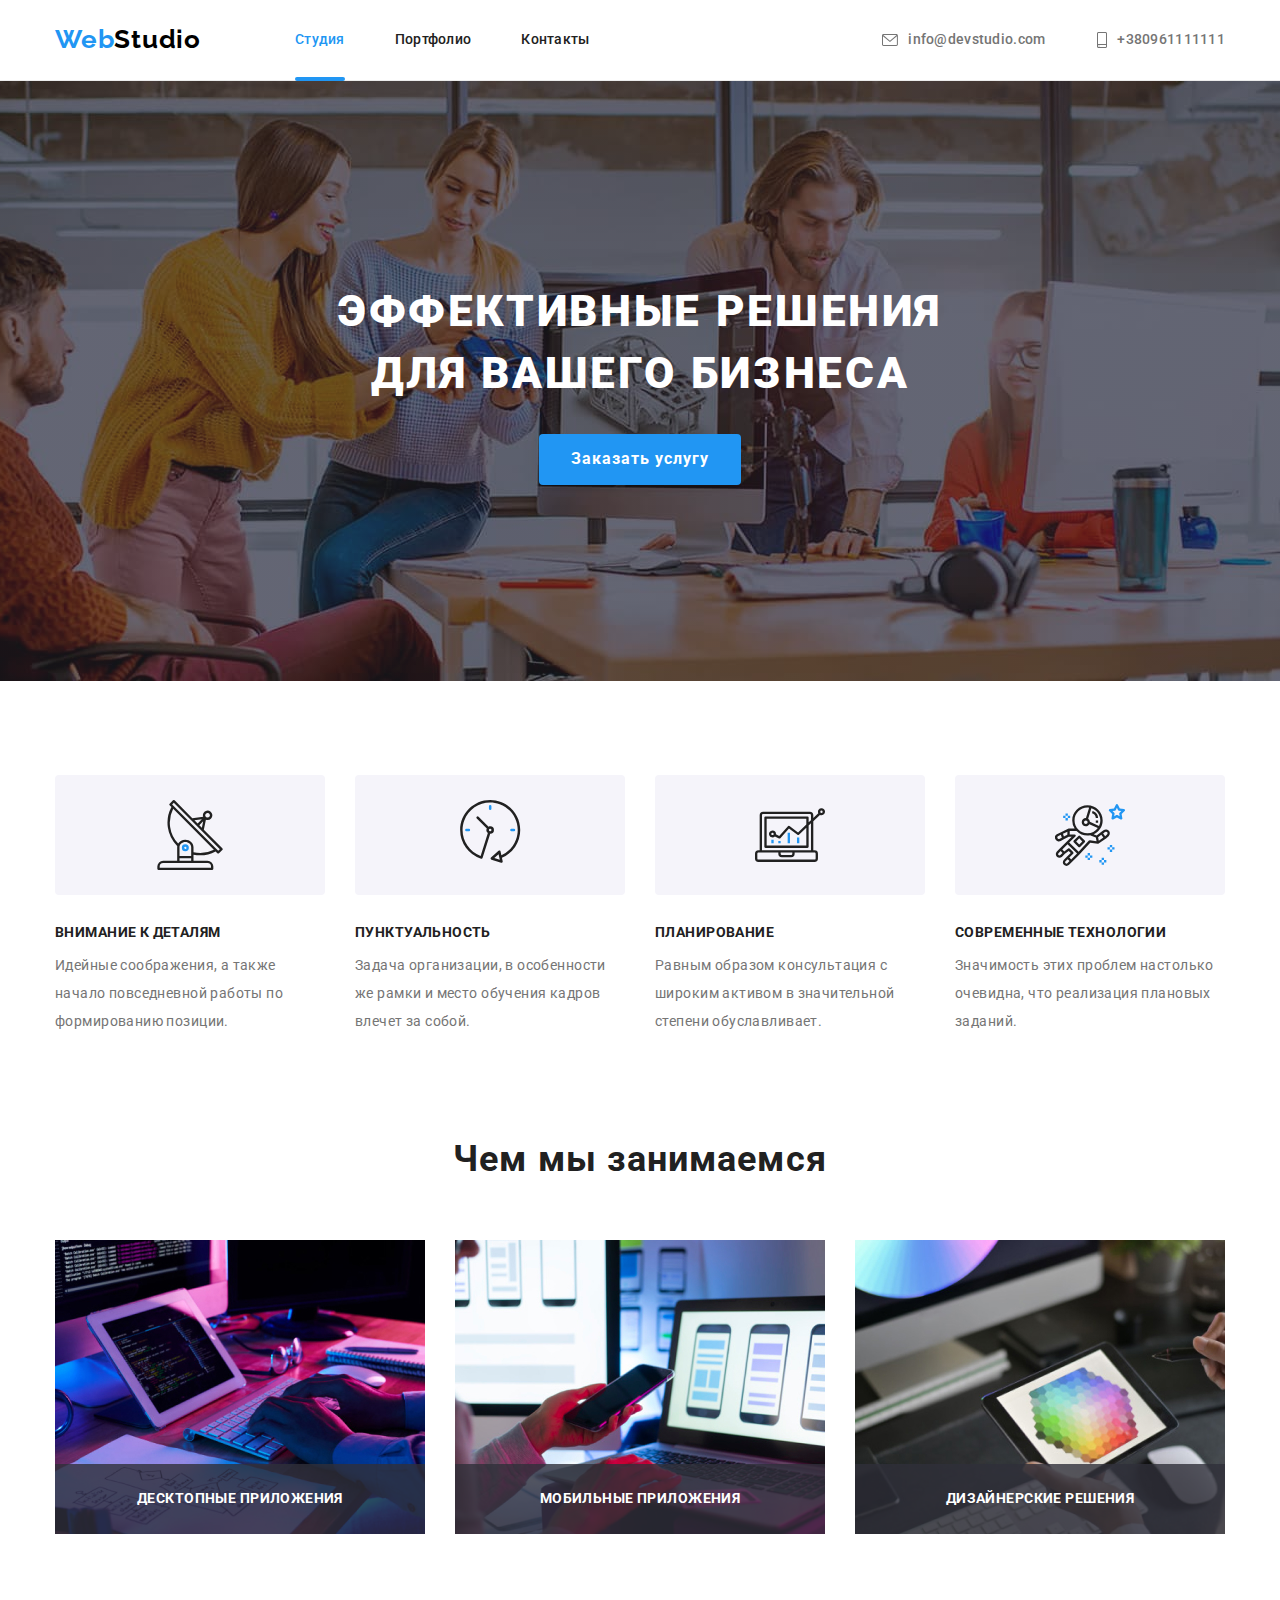
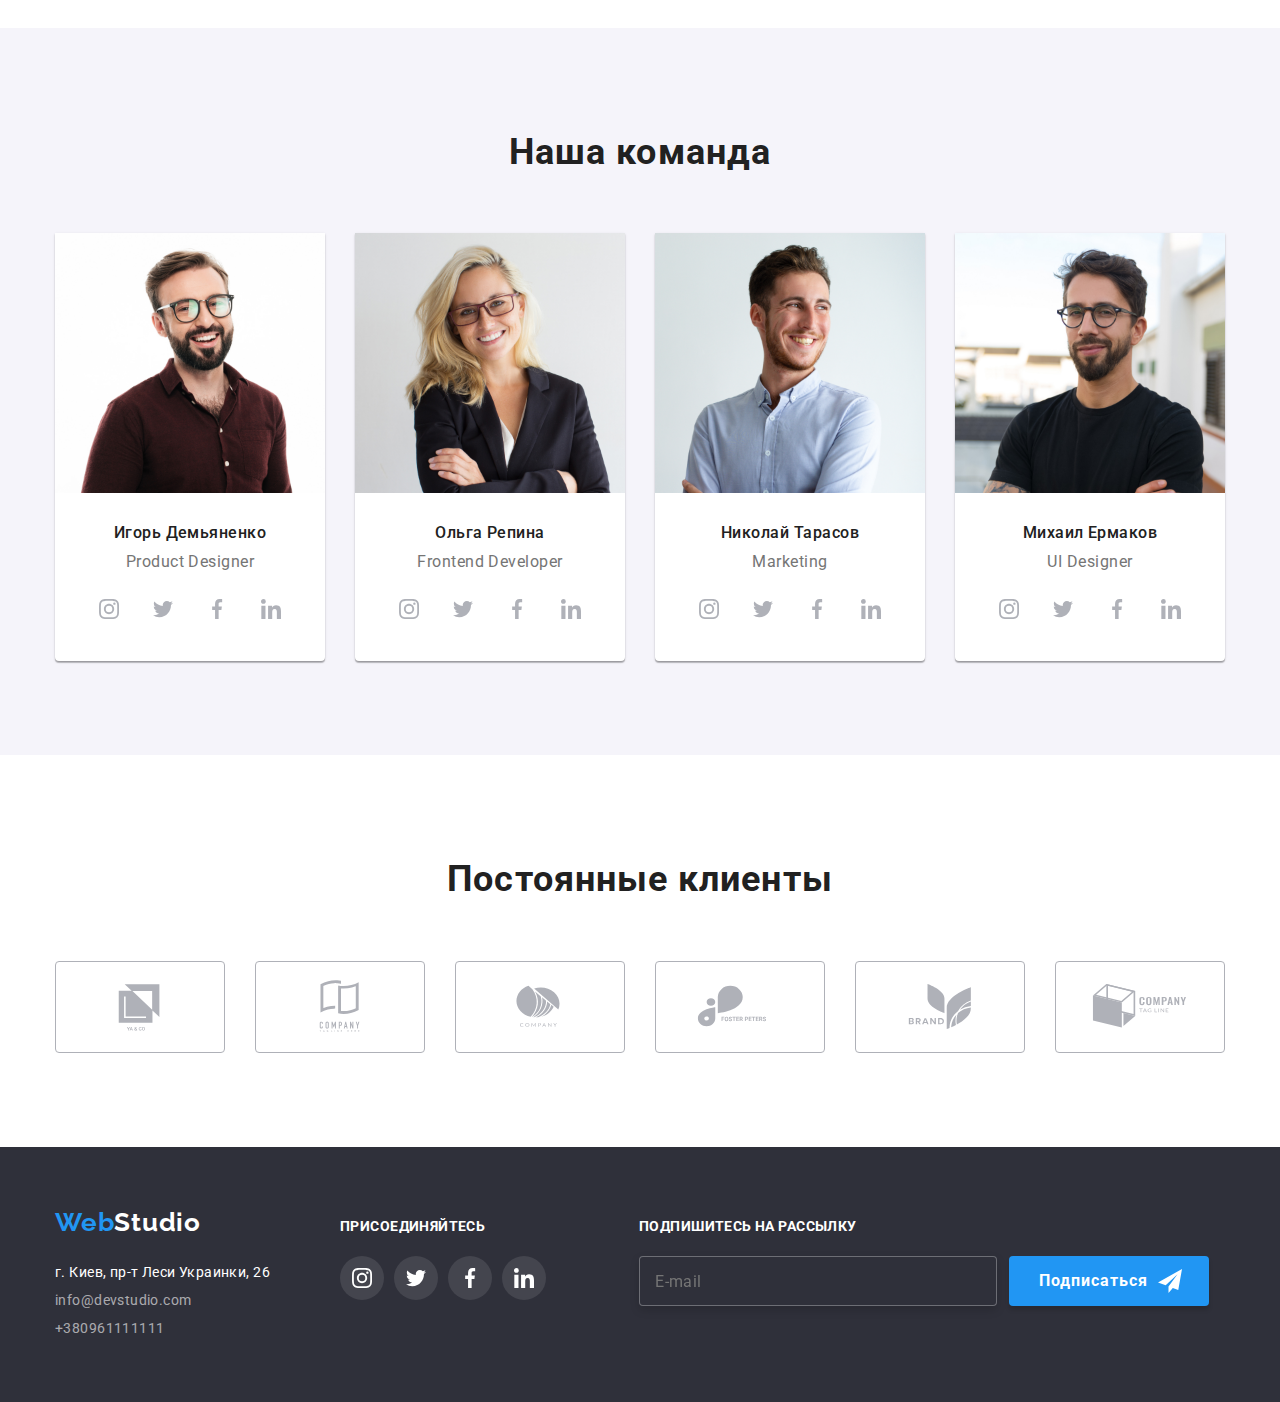
<file: index.html>
<!DOCTYPE html>
<html lang="ru">
  <head>
    <meta charset="UTF-8" />
    <meta http-equiv="X-UA-Compatible" content="IE=edge" />
    <meta name="viewport" content="width=device-width, initial-scale=1.0" />
    <title>Document</title>
    <link rel="preconnect" href="https://fonts.googleapis.com" />
    <link rel="preconnect" href="https://fonts.gstatic.com" crossorigin />
    <link
      href="https://fonts.googleapis.com/css2?family=Raleway:wght@700&family=Roboto:wght@400;500;700;900&display=swap"
      rel="stylesheet"
    />
    
    <link rel="stylesheet" href="./css/main.min.css" />
  </head>

  <body class="body">
    <!-- Header -->
    <header class="header">
      <div class="conteiner header__conteiner">

       <a href="" class="logo header__logo">
         <span class="logo logo--anim-ls">Web<span class="logo logo--accent-black">Studio</span></span>
        </a>

        <nav class="nav">
          <ul class="nav__list list">

            <li class="nav__item">
              <a class="nav__link nav__link--current" href="./index.html">Студия</a>
            </li>
            <li class="nav__item">
              <a class="nav__link" href="./portfolio.html">Портфолио</a>
            </li>
            <li class="nav__item">
              <a class="nav__link" href="">Контакты</a></li>
          </ul>
        </nav>

        <ul class="contacts list">
          <li class="contacts__item">
            <a class="contacts__link" href="mailto:info@devstudio.com">
              <svg class="contacts_icon" width="16" height="12">
                <use href="./images/icons.svg#icon-mail"></use>
              </svg>
              info@devstudio.com</a>
          </li>

          <li class="contacts__item">
            <a class="contacts__link" href="tel:+380961111111">
              <svg class="contacts_icon" width="10" height="16">
                <use href="./images/icons.svg#icon-phone"></use></svg >+380961111111</a>
          </li>
        </ul>
      </div>
    </header>

    <!-- Секция с кнопкой  /////////////////////////////////////////////////////////////////////////////////////////////////////-->
    <main>
      <section class="caption">
        <div class="conteiner">
          <h1 class="caption__title">Эффективные решения для вашего бизнеса</h1>
          <button class="caption__button" type="button" data-modal-open>
            Заказать услугу
          </button>

          <!-- Модальное окно -->

          <div class="backdrop" data-modal>
            <form class="modal">
              <b class="modal-title">Оставьте свои данные, мы вам перезвоним</b>

              <div class="form">
                <label class="form-field">
                  <span class="form-name">Имя</span>
                  <input
                    class="form-input"
                    type="text"
                    placeholder=" "
                    name="name"
                    required
                  />
                  <svg class="form-icon" width="18" height="18">
                    <use href="./images/icons.svg#icon-person-modal1"></use>
                  </svg>
                </label>

                <label class="form-field">
                  <span class="form-name">Телефон</span>
                  <input
                    class="form-input"
                    type="tel"
                    placeholder=" "
                    name="tel"
                    required
                  />
                  <svg class="form-icon" width="18" height="18">
                    <use href="./images/icons.svg#icon-phone-modal2"></use>
                  </svg>
                </label>

                <label class="form-field">
                  <span class="form-name">Почта</span>
                  <input
                    class="form-input"
                    type="email"
                    placeholder=" "
                    name="mail"
                    required
                  />
                  <svg class="form-icon" width="18" height="18">
                    <use href="./images/icons.svg#icon-email-modal3"></use>
                  </svg>
                </label>

                <label class="form-field">
                  <span class="form-name">Комментарий</span>
                  <textarea
                    class="comment"
                    name="comment"
                    placeholder="Введите текст"
                    rows="5"
                  ></textarea>
                </label>

                <label class="agreement">
                  <input
                    class="agreement-checkbox visually-hidden"
                    type="checkbox"
                    name="checkbox"
                  />

              <span class="custom-checkbox">
                  <svg class="form-icon-checkbox" width="16" height="15">
                    <use href="./images/icons.svg#icon-iconcheckmodal"></use>
                  </svg>
                </span>
                  <span class="agreement-text"
                    >Соглашаюсь с рассылкой и принимаю
                    <a class="agreement-link" href="">Условия договора</a></span
                  >
                </label>

                <button class="form-button" type="submit">Отправить</button>

                <button class="modal-close-button" data-modal-close>
                  <svg class="modal-close-button-icon" width="18" height="18">
                    <use
                      href="./images/icons.svg#icon-close-black-18dp-2-1"
                    ></use>
                  </svg>
                </button>
              </div>
            </form>
          </div>
        </div>
      </section>

       <!-- Секция с текстом ////////////////////////////////////////////////////////////////////////////////// -->

      <section class="section-benefits">
        <div class="conteiner">
          <h2 class="visually-hidden">Наши преимущества</h2>

          <ul class="list page-benefits">
            <li class="benefits">
              <h3 class="title-text">
                  <svg class="title-text__icon" width="70" height="70">
                    <use href="./images/icons.svg#icon-antenna-1"></use>
                  </svg>
               

                Внимание к деталям
              </h3>
              <p class="benefits-text">
                Идейные соображения, а также начало повседневной работы по
                формированию позиции.
              </p>
            </li>

            <li class="benefits">
              <h3 class="title-text">
                  <svg class="title-text__icon" width="70" height="70">
                    <use href="./images/icons.svg#icon-clock-1"></use>
                  </svg>
              

                Пунктуальность
              </h3>
              <p class="benefits-text">
                Задача организации, в особенности же рамки и место обучения
                кадров влечет за собой.
              </p>
            </li>

            <li class="benefits">
              <h3 class="title-text">
                  <svg class="title-text__icon" width="70" height="70">
                    <use href="./images/icons.svg#icon-diagram-1"></use>
                  </svg>
               

                Планирование
              </h3>
              <p class="benefits-text">
                Равным образом консультация с широким активом в значительной
                степени обуславливает.
              </p>
            </li>

            <li class="benefits">
              <h3 class="title-text">
                  <svg  class="title-text__icon" width="70" height="70">
                    <use href="./images/icons.svg#icon-astronaut-1"></use>
                  </svg>
              

                Современные технологии
              </h3>
              <p class="benefits-text">
                Значимость этих проблем настолько очевидна, что реализация
                плановых заданий.
              </p>
            </li>
          </ul>
        </div>
      </section>

      <!--  Секция с фото /////////////////////////////////////// -->
      <section class="list section-foto">
        <div class="conteiner">
          <h2 class="clients__title">Чем мы занимаемся</h2>

          <ul class="list site-foto">
            <li class="item-foto">
              <img
                src="./images/box/box1.jpg"
                alt="клавиатура"
                width="370"
                height="294"
              />
              <p class="text-foto">Десктопные приложения</p>
            </li>

            <li class="item-foto">
              <img
                src="./images/box/box2.jpg"
                alt="телефон"
                width="370"
                height="294"
              />
              <p class="text-foto">Мобильные приложения</p>
            </li>

            <li class="item-foto">
              <img
                src="./images/box/box3.jpg"
                alt="планшет"
                width="370"
                height="294"
              />
              <p class="text-foto">Дизайнерские решения</p>
            </li>
          </ul>
        </div>
      </section>

      <!-- Команда -->

      <section class="section-team">
        <div class="conteiner">
          <h2 class="clients__title list">Наша команда</h2>

          <ul class="list group">
            <li class="card">
              <img
                class="card-mine"
                src="./images/team/productdesigner.jpg"
                alt="продакт"
                width="270"
                height="260"
              />

              <div class="team">
                <h3 class="team-worker">Игорь Демьяненко</h3>
                <p class="team-text">Product Designer</p>

                <ul class="socials-list">
                  <li class="socials-item">
                    <a
                      class="socials-link"
                      href="https://www.instagram.com/"
                      target="_blank"
                      rel="noopener noreferrer"
                      aria-label="instagram"
                    >
                      <svg width="20" height="20">
                        <use href="./images/icons.svg#icon-instagram"></use>
                      </svg>
                    </a>
                  </li>

                  <li class="socials-item">
                    <a
                      class="socials-link"
                      href="https://twitter.com/"
                      target="_blank"
                      rel="noopener noreferrer"
                      aria-label="twitter"
                    >
                      <svg width="20" height="20">
                        <use href="./images/icons.svg#icon-twitter"></use>
                      </svg>
                    </a>
                  </li>

                  <li class="socials-item">
                    <a
                      class="socials-link"
                      href="https://www.facebook.com/"
                      target="_blank"
                      rel="noopener noreferrer"
                      aria-label="facebook"
                    >
                      <svg width="20" height="20">
                        <use href="./images/icons.svg#icon-facebook"></use>
                      </svg>
                    </a>
                  </li>

                  <li class="socials-item">
                    <a
                      class="socials-link"
                      href="https://ru.linkedin.com/"
                      target="_blank"
                      rel="noopener noreferrer"
                      aria-label="linkedin"
                    >
                      <svg width="20" height="20">
                        <use href="./images/icons.svg#icon-linkedin"></use>
                      </svg>
                    </a>
                  </li>
                </ul>
              </div>
            </li>

            <li class="card">
              <img
                class="card-mine"
                src="./images/team/frontenddeveloper.jpg"
                alt="фронтенд"
                width="270"
                height="260"
              />

              <div class="team">
                <h3 class="team-worker">Ольга Репина</h3>
                <p class="team-text">Frontend Developer</p>

                <ul class="socials-list">
                  <li class="socials-item">
                    <a
                      class="socials-link"
                      href="https://www.instagram.com/"
                      target="_blank"
                      rel="noopener noreferrer"
                      aria-label="instagram"
                    >
                      <svg width="20" height="20">
                        <use href="./images/icons.svg#icon-instagram"></use>
                      </svg>
                    </a>
                  </li>

                  <li class="socials-item">
                    <a
                      class="socials-link"
                      href="https://twitter.com/"
                      target="_blank"
                      rel="noopener noreferrer"
                      aria-label="twitter"
                    >
                      <svg width="20" height="20">
                        <use href="./images/icons.svg#icon-twitter"></use>
                      </svg>
                    </a>
                  </li>

                  <li class="socials-item">
                    <a
                      class="socials-link"
                      href="https://www.facebook.com/"
                      target="_blank"
                      rel="noopener noreferrer"
                      aria-label="facebook"
                    >
                      <svg width="20" height="20">
                        <use href="./images/icons.svg#icon-facebook"></use>
                      </svg>
                    </a>
                  </li>

                  <li class="socials-item">
                    <a
                      class="socials-link"
                      href="https://ru.linkedin.com/"
                      target="_blank"
                      rel="noopener noreferrer"
                      aria-label="linkedin"
                    >
                      <svg width="20" height="20">
                        <use href="./images/icons.svg#icon-linkedin"></use>
                      </svg>
                    </a>
                  </li>
                </ul>
              </div>
            </li>

            <li class="card">
              <img
                class="card-mine"
                src="./images/team/marketing.jpg"
                alt="маркетинг"
                width="270"
                height="260"
              />

              <div class="team">
                <h3 class="team-worker">Николай Тарасов</h3>
                <p class="team-text">Marketing</p>

                <ul class="socials-list">
                  <li class="socials-item">
                    <a
                      class="socials-link"
                      href="https://www.instagram.com/"
                      target="_blank"
                      rel="noopener noreferrer"
                      aria-label="instagram"
                    >
                      <svg width="20" height="20">
                        <use href="./images/icons.svg#icon-instagram"></use>
                      </svg>
                    </a>
                  </li>

                  <li class="socials-item">
                    <a
                      class="socials-link"
                      href="https://twitter.com/"
                      target="_blank"
                      rel="noopener noreferrer"
                      aria-label="twitter"
                    >
                      <svg width="20" height="20">
                        <use href="./images/icons.svg#icon-twitter"></use>
                      </svg>
                    </a>
                  </li>

                  <li class="socials-item">
                    <a
                      class="socials-link"
                      href="https://www.facebook.com/"
                      target="_blank"
                      rel="noopener noreferrer"
                      aria-label="facebook"
                    >
                      <svg width="20" height="20">
                        <use href="./images/icons.svg#icon-facebook"></use>
                      </svg>
                    </a>
                  </li>

                  <li class="socials-item">
                    <a
                      class="socials-link"
                      href="https://ru.linkedin.com/"
                      target="_blank"
                      rel="noopener noreferrer"
                      aria-label="linkedin"
                    >
                      <svg width="20" height="20">
                        <use href="./images/icons.svg#icon-linkedin"></use>
                      </svg>
                    </a>
                  </li>
                </ul>
              </div>
            </li>

            <li class="card">
              <img
                class="card-mine"
                src="./images/team/designer.jpg"
                alt="дизайнер"
                width="270"
                height="260"
              />

              <div class="team">
                <h3 class="team-worker">Михаил Ермаков</h3>
                <p class="team-text">UI Designer</p>

                <ul class="socials-list">
                  <li class="socials-item">
                    <a
                      class="socials-link"
                      href="https://www.instagram.com/"
                      target="_blank"
                      rel="noopener noreferrer"
                      aria-label="instagram"
                    >
                      <svg width="20" height="20">
                        <use href="./images/icons.svg#icon-instagram"></use>
                      </svg>
                    </a>
                  </li>

                  <li class="socials-item">
                    <a
                      class="socials-link"
                      href="https://twitter.com/"
                      target="_blank"
                      rel="noopener noreferrer"
                      aria-label="twitter"
                    >
                      <svg width="20" height="20">
                        <use href="./images/icons.svg#icon-twitter"></use>
                      </svg>
                    </a>
                  </li>

                  <li class="socials-item">
                    <a
                      class="socials-link"
                      href="https://www.facebook.com/"
                      target="_blank"
                      rel="noopener noreferrer"
                      aria-label="facebook"
                    >
                      <svg width="20" height="20">
                        <use href="./images/icons.svg#icon-facebook"></use>
                      </svg>
                    </a>
                  </li>

                  <li class="socials-item">
                    <a
                      class="socials-link"
                      href="https://ru.linkedin.com/"
                      target="_blank"
                      rel="noopener noreferrer"
                      aria-label="linkedin"
                    >
                      <svg width="20" height="20">
                        <use href="./images/icons.svg#icon-linkedin"></use>
                      </svg>
                    </a>
                  </li>
                </ul>
              </div>
            </li>
          </ul>
        </div>
      </section>

       <!-- Секция клиенты /////////////////////////////////////////////////////////////////////////////////////////// -->
      <section class="clients">
        <div class="conteiner">
          <h2 class="clients__title list">Постоянные клиенты</h2>

          <ul class="clients__list">

            <li class="clients__item">
              <a class="clients__icon" href="/">
                <svg width="106" height="60">
                  <use href="./images/icons.svg#icon-Logo"></use></svg
              ></a>
            </li>

            <li class="clients__item">
              <a class="clients__icon" href="/">
                <svg width="106" height="60">
                  <use href="./images/icons.svg#icon-Logo-1"></use></svg
              ></a>
            </li>

            <li class="clients__item">
              <a class="clients__icon" href="/">
                <svg width="106" height="60">
                  <use href="./images/icons.svg#icon-Logo-2"></use></svg
              ></a>
            </li>

            <li class="clients__item">
              <a class="clients__icon" href="/">
                <svg width="106" height="60">
                  <use href="./images/icons.svg#icon-Logo-3"></use></svg
              ></a>
            </li>

            <li class="clients__item">
              <a class="clients__icon" href="/">
                <svg width="106" height="60">
                  <use href="./images/icons.svg#icon-Logo-4"></use></svg
              ></a>
            </li>

            <li class="clients__item">
              <a class="clients__icon" href="/">
                <svg width="106" height="60">
                  <use href="./images/icons.svg#icon-Logo-5"></use></svg
              ></a>
            </li>
          </ul>
        </div>
      </section>
    </main>

 <!-- Футер///////////////////////////////////////////////// Футер ////////////////////////////////////////////////////////////////// -->

    <footer class="footer">
      <div class="conteiner footer__conteiner">

        <div class="footer__group">
          <a href="" class="logo footer-logo">
            Web<span class="logo--accent-white">Studio</span>
          </a>

          <address>
            <ul class="address">
              <li class="ad">
                <a
                  class="page-address"
                  href="https://www.google.com.ua/maps/"
                  >г. Киев, пр-т Леси Украинки, 26</a
                >
              </li>

              <li class="ad">
                <a class="page-address-link" href="mailto:info@devstudio.com"
                  >info@devstudio.com</a
                >
              </li>

              <li class="ad">
                <a class="page-address-link" href="tel:+380961111111"
                  >+380961111111</a
                >
              </li>

            </ul>
          </address>
        </div>

        <div class="footer-next">
          <h2 class="footer-next-title">Присоединяйтесь</h2>

          <ul class="socials-list-footer">
            <li class="socials-item-footer">
              <a
                class="socials-link-footer"
                href="https://www.instagram.com/"
                target="_blank"
                rel="noopener noreferrer"
                aria-label="instagram"
              >
                <svg width="20" height="20">
                  <use href="./images/icons.svg#icon-instagram"></use>
                </svg>
              </a>
            </li>

            <li class="socials-item-footer">
              <a
                class="socials-link-footer"
                href="https://twitter.com/"
                target="_blank"
                rel="noopener noreferrer"
                aria-label="twitter"
              >
                <svg width="20" height="20">
                  <use href="./images/icons.svg#icon-twitter"></use>
                </svg>
              </a>
            </li>

            <li class="socials-item-footer">
              <a
                class="socials-link-footer"
                href="https://www.facebook.com/"
                target="_blank"
                rel="noopener noreferrer"
                aria-label="facebook"
              >
                <svg width="20" height="20">
                  <use href="./images/icons.svg#icon-facebook"></use>
                </svg>
              </a>
            </li>

            <li class="socials-item-footer">
              <a
                class="socials-link-footer"
                href="https://ru.linkedin.com/"
                target="_blank"
                rel="noopener noreferrer"
                aria-label="linkedin"
              >
                <svg width="20" height="20">
                  <use href="./images/icons.svg#icon-linkedin"></use>
                </svg>
              </a>
            </li>
          </ul>
        </div>
        <!-- Форма футер -->

        <form class="footer-form">
          <h4 class="footer-next-title">Подпишитесь на рассылку</h4>

          <div class="footer-modal-section">
    
              <input
                class="footer-form-input"
                type="email"
                placeholder="E-mail"
                name="mail"
                required
              />
          

            <button class="footer-form-button" type="submit">
              Подписаться
              <svg class="footer-modal-icon" width="24" height="24">
                <use href="./images/icons.svg#icon-icon-footer-modal"></use>
              </svg>
            </button>
          </div>
        </form>
      </div>
    </footer>

    <!-- Скрипт -->
    <script src="./js/modal.js"></script>
  </body>
</html>
</file>
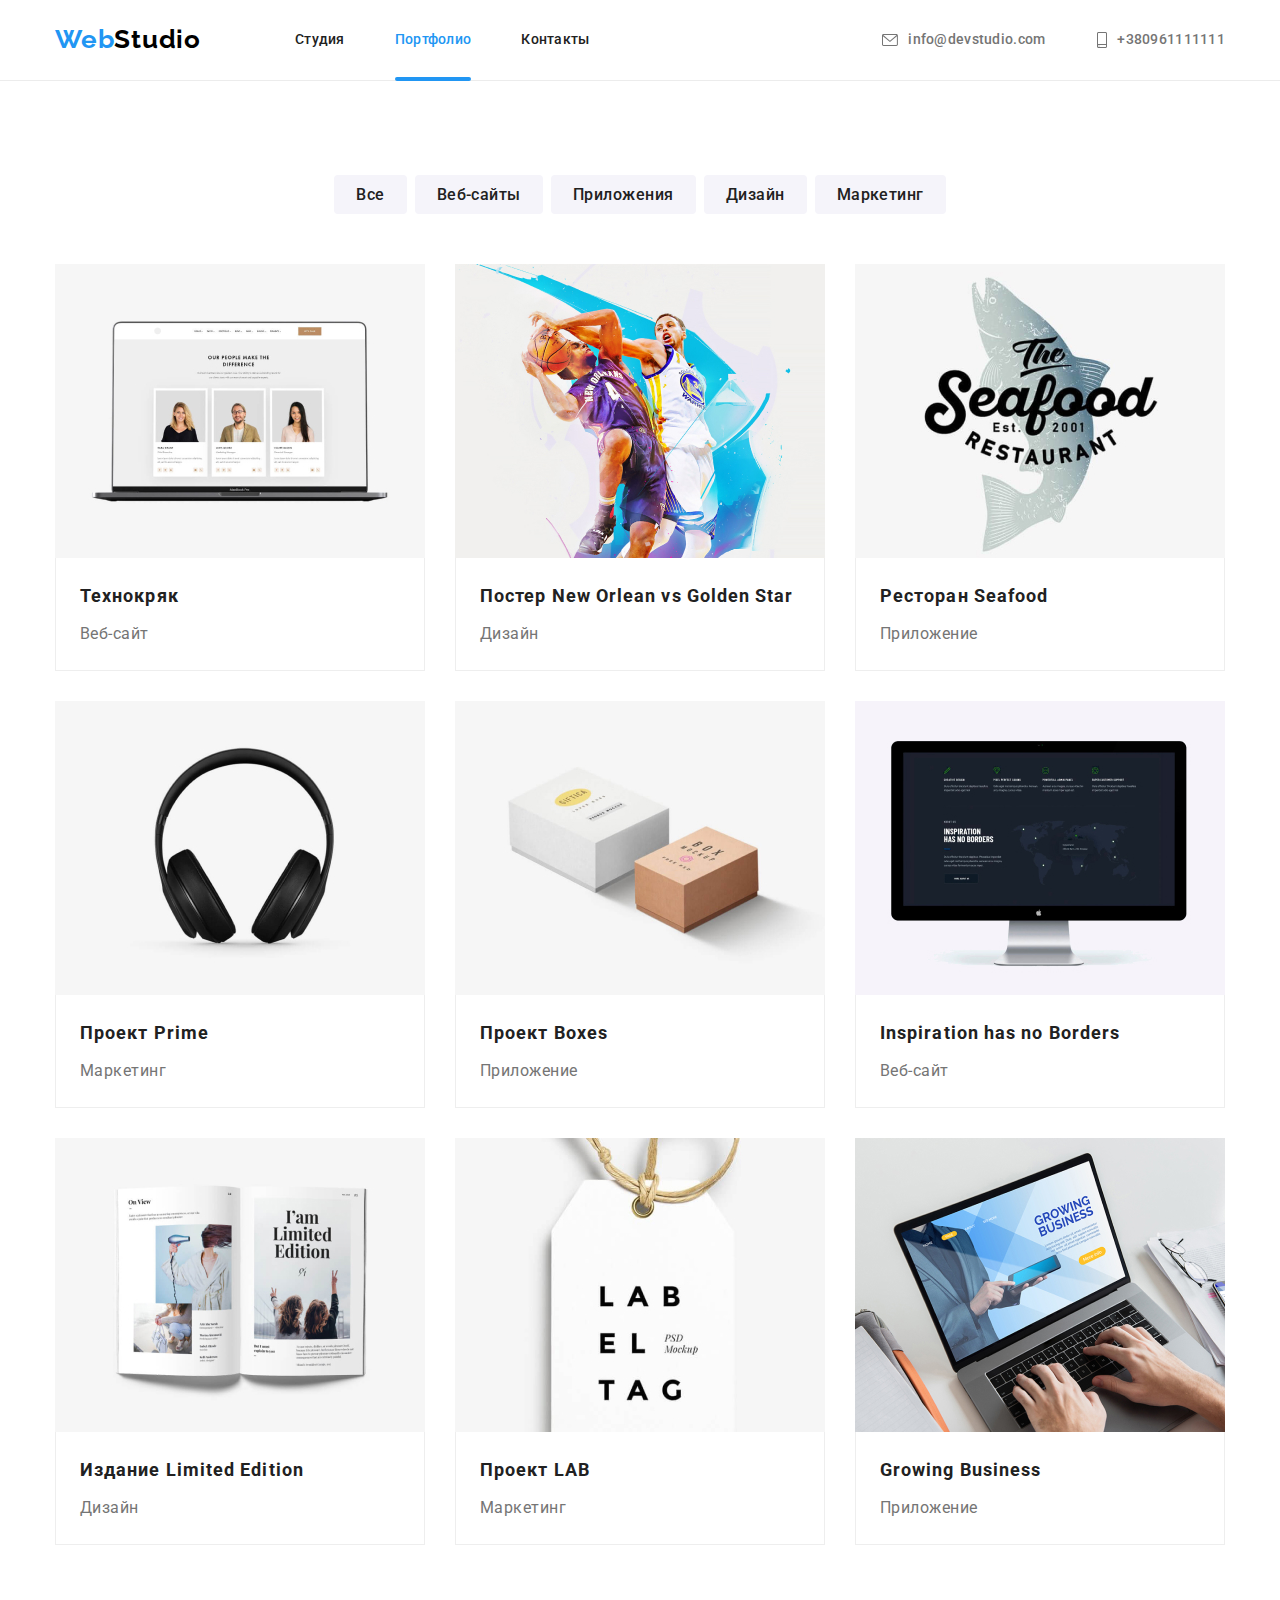
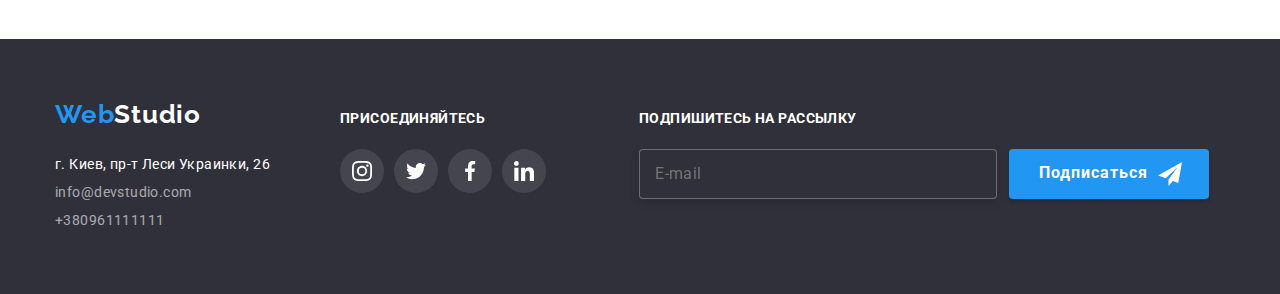
<file: portfolio.html>
<!DOCTYPE html>
<html lang="ru">
<head>
    <meta charset="UTF-8">
    <meta http-equiv="X-UA-Compatible" content="IE=edge">
    <meta name="viewport" content="width=device-width, initial-scale=1.0">
    <title>Document</title>
    <link rel="preconnect" href="https://fonts.googleapis.com">
    <link rel="preconnect" href="https://fonts.gstatic.com" crossorigin> 
    <link href="https://fonts.googleapis.com/css2?family=Raleway:wght@700&family=Roboto:wght@400;500;700;900&display=swap" rel="stylesheet">
   
    <link rel="stylesheet" href="./css/main.min.css" />
</head>


<body class="body">
    <!-- Шапка -->
    <header class="header">
      <div class="conteiner header__conteiner">

       <a href="" class="logo header__logo">
         <span class="logo logo--anim-ls">Web<span class="logo logo--accent-black">Studio</span></span></a>

        <nav class="nav">
          <ul class="nav__list list">

            <li class="nav__item">
              <a class="nav__link" href="./index.html">Студия</a>
            </li>
            <li class="nav__item">
              <a class="nav__link nav__link--current" href="./portfolio.html">Портфолио</a>
            </li>
            <li class="nav__item">
              <a class="nav__link" href="">Контакты</a></li>
          </ul>
        </nav>

        <ul class="contacts list">
          <li class="contacts__item">
            <a class="contacts__link" href="mailto:info@devstudio.com">
              <svg class="contacts_icon" width="16" height="12">
                <use href="./images/icons.svg#icon-mail"></use>
              </svg>
              info@devstudio.com</a>
          </li>

          <li class="contacts__item">
            <a class="contacts__link" href="tel:+380961111111">
              <svg class="contacts_icon" width="10" height="16">
                <use href="./images/icons.svg#icon-phone"></use></svg >+380961111111</a>
          </li>
        </ul>
      </div>
    </header>
 <!-- Секция с кнопками -->
  <main>
      <section class="portfolio">
        
    <div class="conteiner">

  <h1 class="visually-hidden">Портфолио</h1>

  <ul class="list list-button">  
   <li class="item-btn"><button type="button" class="btn btn-link">Все</button></li>
   <li class="item-btn"><button type="button" class="btn btn-link">Веб-сайты</button></li>
   <li class="item-btn"><button type="button" class="btn btn-link">Приложения</button></li>
   <li class="item-btn"><button type="button" class="btn btn-link">Дизайн</button></li>
   <li class="item-btn"><button type="button" class="btn btn-link">Маркетинг</button></li>
   </ul>

 
  <ul class="page-element"> 
    <li class="list element">
        <a class="list element-link"
        href="">
    <img src="./images/portfolio/web1.jpg" alt="технокряк" width="370" height="294">
    <p class="element-text">Ресурс предлагает комплексные предложения с разным уровнем функционала и сервисов. Все это позволит посетителю получить исчерпывающие сведения о компании или частном лице.
    </p>

    <div class="size">
   
    <h2 class="subject list">Технокряк</h2>
    <p class="subtitle list body">Веб-сайт</p>
    </div>
   </a>
   </li>

   <li class="list element">
       <a class="list element-link"
       href="">
    <img src="./images/portfolio/design2.jpg" alt="постер" width="370" height="294">
    <p class="element-text">Ресурс предлагает комплексные предложения с разным уровнем функционала и сервисов. Все это позволит посетителю получить исчерпывающие сведения о компании или частном лице.
    </p>
    
    <div class="size">
    <h2 class="subject list">Постер New Orlean vs Golden Star</h2>
    <p class="subtitle list body">Дизайн</p>
  </div>
   </a>
   </li>

   <li class="list element">
       <a class="list element-link"
        href="">
    <img src="./images/portfolio/prilozheniye3.jpg" alt="ресторан" width="370" height="294">
    <p class="element-text">Ресурс предлагает комплексные предложения с разным уровнем функционала и сервисов. Все это позволит посетителю получить исчерпывающие сведения о компании или частном лице.
    </p>
    
    <div class="size">
    <h2 class="subject list">Ресторан Seafood</h2>
    <p class="subtitle list body">Приложение</p>
   </div>
   </a>
   </li>

   <li class="list element">
       <a class="list element-link"
        href="">
    <img src="./images/portfolio/marketing4.jpg" alt="наушники" width="370" height="294">
    <p class="element-text">Ресурс предлагает комплексные предложения с разным уровнем функционала и сервисов. Все это позволит посетителю получить исчерпывающие сведения о компании или частном лице.
    </p>
    
    <div class="size">
    <h2 class="subject list">Проект Prime</h2>
    <p class="subtitle list body">Маркетинг</p>
    </div>
   </a>
   </li>

   <li class="list element">
       <a class="list element-link"
        href="">
    <img src="./images/portfolio/prilozheniye5box.jpg" alt="коробка" width="370" height="294">
    <p class="element-text">Ресурс предлагает комплексные предложения с разным уровнем функционала и сервисов. Все это позволит посетителю получить исчерпывающие сведения о компании или частном лице.
    </p>
    
    <div class="size">
    <h2 class="subject list">Проект Boxes</h2>
    <p class="subtitle list body">Приложение</p>
   </div>
   </a>
   </li>

   <li class="list element">
       <a class="list element-link"
       href="">
    <img src="./images/portfolio/web6borders.jpg" alt="экран" width="370" height="294">
    <p class="element-text">Ресурс предлагает комплексные предложения с разным уровнем функционала и сервисов. Все это позволит посетителю получить исчерпывающие сведения о компании или частном лице.
    </p>
    
    <div class="size">
    <h2 class="subject list">Inspiration has no Borders</h2>
    <p class="subtitle list body">Веб-сайт</p>
    </div>
  </a>
   </li>

   <li class="list element">
       <a class="list element-link"
       href="">
    <img src="./images/portfolio/limited7.jpg" alt="издание" width="370" height="294">
    <p class="element-text">Ресурс предлагает комплексные предложения с разным уровнем функционала и сервисов. Все это позволит посетителю получить исчерпывающие сведения о компании или частном лице.
    </p>
    
    <div class="size">
    <h2 class="subject list">Издание Limited Edition</h2>
    <p class="subtitle list body">Дизайн</p>
  </div>
   </a>
   </li>

   <li class="list element">
       <a class="list element-link"
        href="">
    <img src="./images/portfolio/lab8.jpg" alt="бирка" width="370" height="294">
    <p class="element-text">Ресурс предлагает комплексные предложения с разным уровнем функционала и сервисов. Все это позволит посетителю получить исчерпывающие сведения о компании или частном лице.
    </p>
    
    <div class="size">
    <h2 class="subject list">Проект LAB</h2>
    <p class="subtitle list body">Маркетинг</p>
   </div>
    </a>
   </li>

   <li class="list element">
       <a class="list element-link"
       href="">
    <img src="./images/portfolio/business9.jpg" alt="бизнес" width="370" height="294">
    <p class="element-text">Ресурс предлагает комплексные предложения с разным уровнем функционала и сервисов. Все это позволит посетителю получить исчерпывающие сведения о компании или частном лице.
    </p>
    
    <div class="size">
    <h2 class="subject list">Growing Business</h2>
    <p class="subtitle list body">Приложение</p>
  </div>
   </a>
   </li>
  </ul>
</div>

</section>

 </main>

 <!-- Футер -->

 
 <footer class="footer">
  <div class="conteiner footer__conteiner">

    <div class="footer__group">
      <a href="" class="logo footer-logo">
        Web<span class="logo--accent-white">Studio</span>
      </a>

      <address>
        <ul class="address">
          <li class="ad">
            <a
              class="page-address"
              href="https://www.google.com.ua/maps/"
              >г. Киев, пр-т Леси Украинки, 26</a
            >
          </li>

          <li class="ad">
            <a class="page-address-link" href="mailto:info@devstudio.com"
              >info@devstudio.com</a
            >
          </li>

          <li class="ad">
            <a class="page-address-link" href="tel:+380961111111"
              >+380961111111</a
            >
          </li>

        </ul>
    </address>
</div>

 <div class="footer-next">

    <h4 class="footer-next-title">Присоединяйтесь</h4>

    <ul class="socials-list-footer">

        <li class="socials-item-footer">
          <a class="socials-link-footer"
            href="https://www.instagram.com/"
            target="_blank"
            rel="noopener noreferrer"
            aria-label="instagram">
            <svg width="20" height="20">
                <use href="./images/icons.svg#icon-instagram"></use>
              </svg>
            </a>
          </li>

          <li class="socials-item-footer">
            <a class="socials-link-footer"
              href="https://twitter.com/"
              target="_blank"
              rel="noopener noreferrer"
              aria-label="twitter">
              <svg width="20" height="20">
                  <use href="./images/icons.svg#icon-twitter"></use>
                </svg>
              </a>
            </li>

            <li class="socials-item-footer">
            <a class="socials-link-footer"
              href="https://www.facebook.com/"
              target="_blank"
              rel="noopener noreferrer"
              aria-label="facebook">
              <svg width="20" height="20">
                  <use href="./images/icons.svg#icon-facebook"></use>
                </svg>
              </a>
            </li>

            <li class="socials-item-footer">
                <a class="socials-link-footer"
                  href="https://ru.linkedin.com/"
                  target="_blank"
                  rel="noopener noreferrer"
                  aria-label="linkedin">
                  <svg width="20" height="20">
                      <use href="./images/icons.svg#icon-linkedin"></use>
                    </svg>
                  </a>
             </li>

            </ul>
            </div>
<!-- Форма футер -->

<form class="footer-form">

  <h4 class="footer-next-title">Подпишитесь на рассылку</h4>
 
  <div class="footer-modal-section">

      <label>
     <input
     class="footer-form-input"
    type="email"
    placeholder="E-mail"
    name="mail" required>
  </label>

    <button class="footer-form-button" type="submit">Подписаться
    <svg class="footer-modal-icon"  width="24" height="24">
      <use href="./images/icons.svg#icon-icon-footer-modal"></use></svg>
    </button>
  
  </div>

    </form>



</div>
</footer>

</body>
</html>
</file>
<file: css/main.min.css>
.visually-hidden{position:absolute;white-space:nowrap;width:1px;height:1px;overflow:hidden;border:0;padding:0;clip:rect(0 0 0 0);clip-path:inset(50%);margin:-1px}/*! modern-normalize v1.1.0 | MIT License | https://github.com/sindresorhus/modern-normalize */*,::after,::before{box-sizing:border-box}html{-moz-tab-size:4;tab-size:4}html{line-height:1.15;-webkit-text-size-adjust:100%}body{margin:0}body{font-family:system-ui,-apple-system,'Segoe UI',Roboto,Helvetica,Arial,sans-serif,'Apple Color Emoji','Segoe UI Emoji'}hr{height:0;color:inherit}abbr[title]{text-decoration:underline dotted}b,strong{font-weight:bolder}code,kbd,pre,samp{font-family:ui-monospace,SFMono-Regular,Consolas,'Liberation Mono',Menlo,monospace;font-size:1em}small{font-size:80%}sub,sup{font-size:75%;line-height:0;position:relative;vertical-align:baseline}sub{bottom:-.25em}sup{top:-.5em}table{text-indent:0;border-color:inherit}button,input,optgroup,select,textarea{font-family:inherit;font-size:100%;line-height:1.15;margin:0}button,select{text-transform:none}[type=button],[type=reset],[type=submit],button{-webkit-appearance:button}::-moz-focus-inner{border-style:none;padding:0}:-moz-focusring{outline:1px dotted ButtonText}:-moz-ui-invalid{box-shadow:none}legend{padding:0}progress{vertical-align:baseline}::-webkit-inner-spin-button,::-webkit-outer-spin-button{height:auto}[type=search]{-webkit-appearance:textfield;outline-offset:-2px}::-webkit-search-decoration{-webkit-appearance:none}::-webkit-file-upload-button{-webkit-appearance:button;font:inherit}summary{display:list-item}h1,h2,h3,p,li,ul{margin:0;padding:0}img{display:block;max-width:100%;height:auto}.list{list-style:none;text-decoration:none;padding:0;margin:0}.body{color:#757575;font-family:"Roboto",sans-serif;padding:0}.body.no-scroll{overflow:hidden}.conteiner{width:1200px;padding:0 15px;margin-left:auto;margin-right:auto}.portfolio{padding:94px 0}.header{border-bottom:1px solid #ececec}.header__conteiner{display:flex;align-items:center}.header__logo{margin-right:94px}.nav__list{display:flex}.nav__item:not(:first-child){margin-left:50px}.nav__link{display:block;padding-top:32px;padding-bottom:32px;color:#212121;font-weight:500;font-size:14px;line-height:1.14;list-style:none;text-decoration:none;letter-spacing:0.02em;transition:color 250ms cubic-bezier(0.4, 0, 0.2, 1)}.nav__link:hover,.nav__link:focus{color:#2196f3}.nav__link--current{color:#2196f3;position:relative;display:block}.nav__link--current::after{position:absolute;border-radius:2px;display:block;content:"";left:0;bottom:-1px;width:100%;height:4px;background-color:#2196f3}.contacts{display:flex;margin-left:auto}.contacts__item:not(:first-child){margin-left:52px}.contacts_icon{display:inline-block;fill:currentColor;margin-right:10px;align-items:baseline}.contacts__link{display:flex;color:#757575;font-weight:500;font-size:14px;line-height:1.14;list-style:none;text-decoration:none;letter-spacing:0.02em;align-items:center;transition:color 250ms cubic-bezier(0.4, 0, 0.2, 1)}.contacts__link:hover,.contacts__link:focus{color:#2196f3}.caption{padding:200px 0;text-align:center;margin-left:auto;margin-right:auto;background-color:#2f303a;background-image:linear-gradient(to right, rgba(47,48,58,0.4), rgba(47,48,58,0.4)),url(../images/fon.jpg);height:600px;max-width:1600px;background-repeat:no-repeat;background-size:cover;background-position:center}.caption__title{margin-top:0;margin-bottom:30px;width:696px;margin-left:auto;margin-right:auto;color:#fff;font-weight:900;font-size:44px;line-height:1.4;text-transform:uppercase;text-align:center;letter-spacing:0.06em}.caption__button{display:inline-block;border:transparent;border-radius:4px;padding:10px 32px;min-width:200px;box-shadow:0px 4px 4px rgba(0,0,0,0.15);color:#fff;background-color:#2196f3;font-family:"Roboto",sans-serif;font-weight:700;font-size:16px;line-height:1.9;cursor:pointer;align-items:center;text-align:center;letter-spacing:0.06em;transition:background-color 250ms cubic-bezier(0.4, 0, 0.2, 1)}.caption__button:hover,.caption__button:focus{background-color:#188ce8}.section-benefits{padding-top:94px}.title-text{margin-top:0;margin-left:0;margin-bottom:10px;margin-right:0;font-weight:700;font-size:14px;line-height:1.14;letter-spacing:0.03em;text-transform:uppercase;color:#212121}.title-text__icon{display:flex;justify-content:center;align-items:center;margin-bottom:30px;width:270px;height:120px;background-color:#f5f4fa;border-radius:4px;padding:25px 100px}.page-benefits{display:flex;justify-content:center}.page-benefits-text{font-size:14px;line-height:2;letter-spacing:0.03em}.benefits{width:270px}.benefits:nth-child(-n+3){margin-right:30px}.benefits:last-child{margin-right:0}.benefits-text{font-size:14px;line-height:2;letter-spacing:0.03em}.section-foto{padding:94px 0}.site-foto{display:flex;flex-basis:370px;text-align:center}.site-foto .item-foto+.item-foto{margin-left:30px}.item-foto{position:relative}.item-foto>.text-foto{position:absolute;top:224px;right:0;left:0;margin:0;color:#fff;font-weight:700;font-size:14px;line-height:1.14;text-align:center;letter-spacing:0.03em;text-transform:uppercase;padding:27px 0;background-color:rgba(47,48,58,0.8);cursor:pointer}.clients{color:#e5e5e5;padding:94px 0}.clients__list{display:flex;justify-content:center;margin-top:50px;list-style:none;cursor:pointer}.clients__item{border:1px solid #afb1b8;box-sizing:border-box;border-radius:4px;width:170px;height:92px;transition:border-color 250ms cubic-bezier(0.4, 0, 0.2, 1)}.clients__item:hover,.clients__item:focus{border-color:#2196f3}.clients__item:not(:first-child){margin-left:30px}.clients__icon{display:flex;fill:#afb1b8;width:100%;height:100%;align-items:center;justify-content:center;transition:fill 250ms cubic-bezier(0.4, 0, 0.2, 1)}.clients__icon:hover,.clients__icon:focus{fill:#2196f3}.clients__title{margin-top:0;margin-left:auto;margin-bottom:50px;margin-right:auto;color:#212121;font-weight:700;font-size:36px;line-height:1.7;text-align:center;letter-spacing:0.03em}.section-team{padding:94px 0;background:#f5f4fa}.group{display:flex;text-align:center}.group .card+.card{margin-left:30px}.card{background:#ffffff;box-shadow:0px 1px 3px rgba(0,0,0,0.12),0px 1px 1px rgba(0,0,0,0.14),0px 2px 1px rgba(0,0,0,0.2);border-radius:0px 0px 4px 4px}.card .card-mine{flex-basis:270px}.team{padding:30px 32px}.team-worker{margin-bottom:10px;color:#212121;font-weight:500;font-size:16px;line-height:1.19;letter-spacing:0.03em;text-align:center}.team-text{font-size:16px;line-height:1.19;letter-spacing:0.03em;text-align:center}.footer{padding:60px 0;background:#2f303a}.footer-logo{display:block;margin-bottom:20px}.address{font-size:14px;line-height:2;list-style:none;font-style:normal;letter-spacing:0.03em}.address .ad+.ad{margin-bottom:9}.page-address,.page-address-link{text-decoration:none;transition:color 250ms cubic-bezier(0.4, 0, 0.2, 1)}.page-address{color:#fff}.page-address-link{color:rgba(255,255,255,0.6)}.page-address-link:hover,.page-address-link:focus{color:#2196f3}.footer__conteiner{display:flex;align-items:baseline}.footer__group{margin-right:70px}.footer-next-title{font-weight:700;font-size:14px;line-height:1.4;letter-spacing:0.03em;text-transform:uppercase;color:#fff;margin-top:0;margin-bottom:20px}.footer-form{list-style:none;margin-left:93px}.footer-form-input{padding-left:15px;display:block;width:358px;height:50px;font-size:16px;line-height:20px;letter-spacing:0.03em;color:rgba(255,255,255,0.6);border:1px solid rgba(255,255,255,0.3);box-sizing:border-box;filter:drop-shadow(0px 4px 4px rgba(0,0,0,0.15));border-radius:4px;margin-bottom:20px;background-color:#2f303a;outline:transparent;transition:border-color 250ms cubic-bezier(0.4, 0, 0.2, 1),color 250ms var(--timing-function),box-shadow 250ms cubic-bezier(0.4, 0, 0.2, 1)}.footer-form-input:focus,.footer-form-input:hover{border-color:#2196f3}.footer-modal-section{display:flex;justify-content:center;text-align:center}.footer-form-button{display:flex;text-align:center;align-items:center;width:200px;height:50px;margin-left:12px;font-weight:700;font-size:16px;line-height:1.8;letter-spacing:0.06em;color:#fff;background:#2196f3;box-shadow:0px 4px 4px rgba(0,0,0,0.15);border-radius:4px;border:transparent;padding-left:30px;cursor:pointer}.footer-modal-icon{margin-left:10px;margin-right:8px}.icon{display:inline-block;width:1em;height:1em;stroke-width:0;stroke:currentColor;fill:currentColor}.icon-Logo{width:1.7666015625em}.icon-Logo-1{width:1.7666015625em}.icon-Logo-2{width:1.7666015625em}.icon-Logo-4{width:1.7666015625em}.icon-Logo-5{width:1.7666015625em}.icon-clock-1{width:0.974609375em}.icon-mail{width:1.3330078125em}.icon-phone{width:0.625em}.logo{color:#2196f3;font-family:"Raleway",cursive;font-weight:700;font-size:26px;line-height:1.2;text-decoration:none;letter-spacing:0.03em;min-width:145px}.logo--accent-black{color:#000}.logo--accent-white{color:#fff}.logo--anim-ls{animation:logo 2s ease 1s backwards}@keyframes logo{0%{opacity:0;letter-spacing:-0.6em}100%{opacity:1;letter-spacing:0.03em}}.backdrop{position:fixed;top:0;left:50%;transform:translateX(-50%);width:100%;height:100%;background-color:rgba(0,0,0,0.2);opacity:0;visibility:hidden;pointer-events:none;transition:opacity 500ms ease, visibility 500ms ease}.backdrop.is-hidden{opacity:1;visibility:visible;pointer-events:initial;z-index:1}.modal{position:absolute;top:50%;left:50%;transform:translate(-50%, -50%);width:528px;min-height:581px;background-color:#fff;box-shadow:0px 1px 3px rgba(0,0,0,0.12),0px 1px 1px rgba(0,0,0,0.14),0px 2px 1px rgba(0,0,0,0.2);border-radius:4px;padding:40px}.modal-title{display:flex;justify-content:center;font-weight:700;font-size:20px;line-height:1.15;text-align:center;letter-spacing:0.03em;color:#212121}.modal-close-button{position:absolute;background-color:transparent;border:1px solid rgba(0,0,0,0.1);padding:6px;top:8px;right:8px;border-radius:50%;width:30px;height:30px;cursor:pointer;transition:fill 250ms cubic-bezier(0.4, 0, 0.2, 1)}.modal-close-button:hover,.modal-close-button:focus{fill:#2196f3}.modal-close-button-icon{width:100%;height:100%}.form{width:448px;height:342px;margin-top:12px;margin-right:0;margin-bottom:20px;margin-left:0}.form-field{position:relative;display:flex;flex-direction:column;text-align:left;margin-bottom:10px;color:#757575}.form-name{margin-bottom:4px;font-size:12px;line-height:1.16;letter-spacing:0.01em;color:#757575}.form-input{width:100%;min-height:40px;border:1px solid rgba(33,33,33,0.2);box-sizing:border-box;border-radius:4px;outline:transparent;padding:12px;padding-left:42px;transition:border-color 250ms cubic-bezier(0.4, 0, 0.2, 1);cursor:pointer}.form-input:focus,.form-input:hover{border-color:#2196f3}.form-icon{position:absolute;display:inline-block;fill:#212121;text-align:center;top:30px;left:12px;right:12px;transition:fill 250ms cubic-bezier(0.4, 0, 0.2, 1)}.form-input:focus+.form-icon,.form-input:hover+.form-icon{fill:#2196f3}.comment{resize:none;width:448px;height:120px;padding:12px 16px;border:1px solid rgba(33,33,33,0.2);box-sizing:border-box;border-radius:4px;outline:transparent;transition:border-color 250ms cubic-bezier(0.4, 0, 0.2, 1);cursor:pointer}.comment:focus,.comment:hover{border-color:#2196f3}.agreement{display:flex;justify-content:center;align-items:center;margin-bottom:20px}.agreement-text{font-size:14px;line-height:1.7;letter-spacing:0.03em;color:#757575;margin-left:8px}.agreement-link{text-decoration-line:underline;color:#2196f3;text-underline-position:under}.custom-checkbox{display:flex;align-items:center;justify-content:center;width:16px;height:15px;border-radius:2px;border:2px solid #212121;transition:background-color 250ms cubic-bezier(0.4, 0, 0.2, 1),border-color 250ms cubic-bezier(0.4, 0, 0.2, 1)}.agreement-checkbox:checked+.custom-checkbox{background-color:#2196f3;border-color:transparent}.form-button{display:flex;align-items:center;text-align:center;letter-spacing:0.06em;box-shadow:0px 4px 4px rgba(0,0,0,0.15);color:#fff;background-color:#2196f3;padding:10px 55px;margin-left:auto;margin-right:auto;border-radius:4px;font-weight:700;font-size:16px;line-height:1.8;border:transparent;cursor:pointer;margin-top:30px;transition:background-color 250ms cubic-bezier(0.4, 0, 0.2, 1)}.form-button:hover,.form-button:focus{background-color:#188ce8}.socials-list{display:flex;justify-content:center;list-style:none;margin-top:16px}.socials-list .socials-item+.socials-item{margin-left:10px}.socials-item{border-radius:50%;background-color:#fff;width:44px;height:44px;transition:background-color 250ms cubic-bezier(0.4, 0, 0.2, 1)}.socials-item:first-child{margin-left:0px}.socials-item:hover,.socials-item:focus{background-color:#2196f3}.socials-link{display:flex;fill:#afb1b8;justify-content:center;align-items:center;width:100%;height:100%;transition:fill 250ms cubic-bezier(0.4, 0, 0.2, 1)}.socials-link:hover,.socials-link:focus{fill:#fff}.socials-list-footer{display:flex;justify-content:center;list-style:none}.socials-list-footer .socials-item-footer+.socials-item-footer{margin-left:10px}.socials-item-footer{border-radius:50%;background-color:rgba(255,255,255,0.1);width:44px;height:44px;transition:background-color 250ms cubic-bezier(0.4, 0, 0.2, 1)}.socials-item-footer:first-child{margin-left:0px}.socials-item-footer:hover,.socials-item-footer:focus{background-color:#2196f3}.socials-link-footer{display:flex;fill:#fff;justify-content:center;align-items:center;width:100%;height:100%;transition:fill 250ms cubic-bezier(0.4, 0, 0.2, 1)}.socials-link-footer:hover,.socials-link-footer:focus{fill:#fff}.list-button{display:flex;justify-content:center;margin-bottom:50px}.list-button .item-btn+.item-btn{margin-left:8px}.btn{border-radius:4px;border:transparent;padding:6px 22px;color:#212121;font-weight:500;font-size:16px;line-height:1.7;cursor:pointer;background:#f5f4fa;text-align:center;letter-spacing:0.03em;transition:background-color 250ms cubic-bezier(0.4, 0, 0.2, 1),color 250ms cubic-bezier(0.4, 0, 0.2, 1),box-shadow 250ms cubic-bezier(0.4, 0, 0.2, 1)}.btn:hover,.btn:focus{background-color:#2196f3;color:#fff}.btn-link{display:block}.btn-link:hover,.btn-link:focus{box-shadow:0px 3px 1px rgba(0,0,0,0.1),0px 1px 2px rgba(0,0,0,0.08),0px 2px 2px rgba(0,0,0,0.12)}.subject{color:#212121;font-weight:700;font-size:18px;line-height:2;letter-spacing:0.06em;margin-bottom:4px}.subtitle{font-size:16px;line-height:2;letter-spacing:0.03em}.size{padding:20px 24px;border-left:1px solid #eeeeee;border-bottom:1px solid #eeeeee;border-right:1px solid #eeeeee;background:#ffffff;box-sizing:border-box;position:relative;overflow:hidden}.page-element{display:flex;flex-wrap:wrap}.element{width:370px;margin-right:30px;margin-bottom:30px;background:#ffffff}.element:nth-child(3n){margin-right:0}.element:nth-last-child(-n+3){margin-bottom:0}.element-link{display:block;position:relative;overflow:hidden;transition:box-shadow 250ms cubic-bezier(0.4, 0, 0.2, 1)}.element-link:hover,.element-link:focus{box-shadow:0px 1px 1px rgba(0,0,0,0.12),0px 4px 4px rgba(0,0,0,0.06),1px 4px 6px rgba(0,0,0,0.16)}.element-text{position:absolute;top:0;margin:0;width:100%;height:100%;padding:63px 24px;font-size:18px;line-height:1.5;letter-spacing:0.03em;color:#fff;background-color:rgba(33,150,243,0.9);transform:translateY(100%);transition:transform 250ms cubic-bezier(0.4, 0, 0.2, 1)}.element-link:hover .element-text,.element-link:focus .element-text{transform:translateY(0)}
/*# sourceMappingURL=main.min.css.map */
</file>
